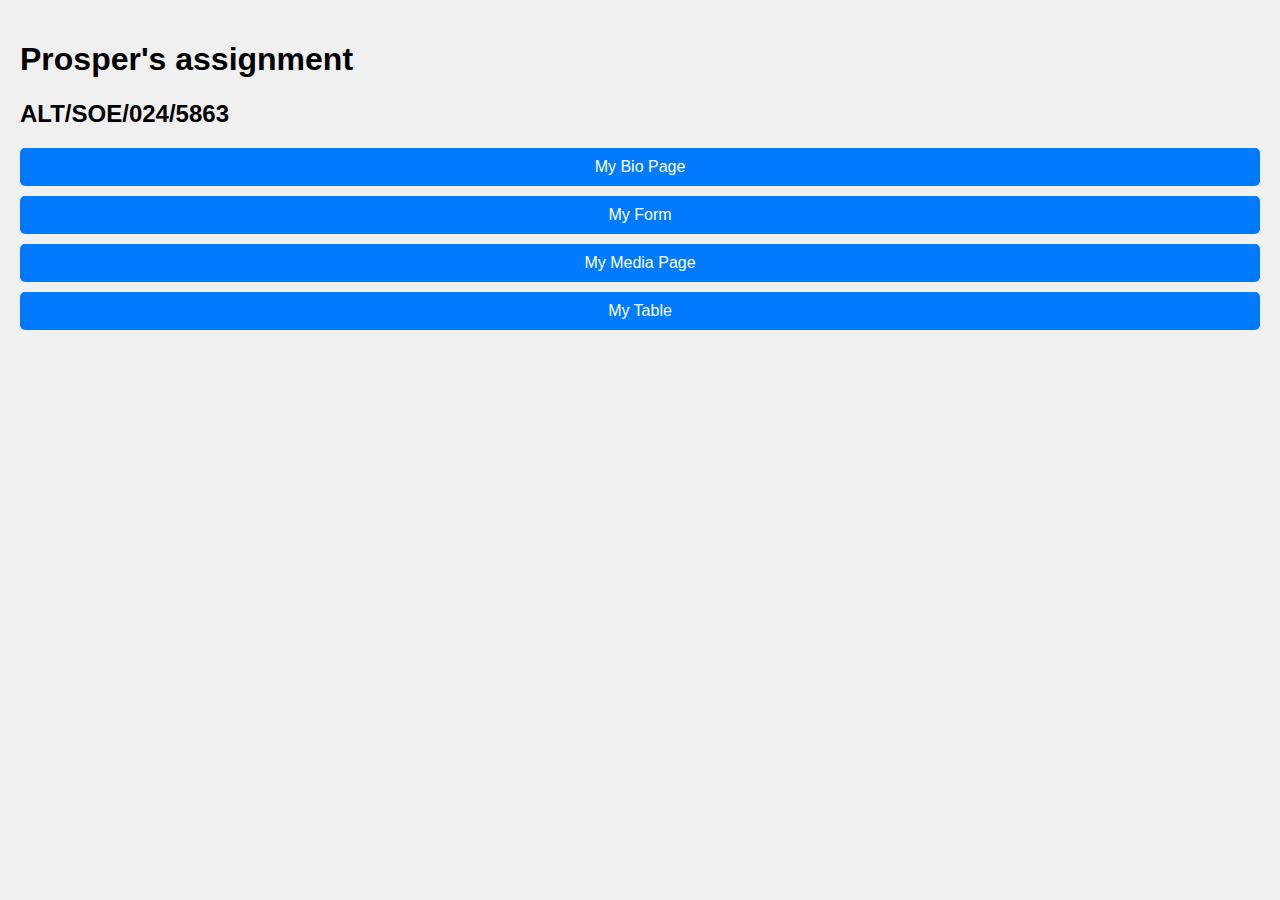
<file: index.html>
<!DOCTYPE html>
<html lang="en">
<head>
    <meta charset="UTF-8">
    <meta name="viewport" content="width=device-width, initial-scale=1.0">
    <title>My Website Homepage
    </title>
    <style>
        body {
            font-family: Arial, sans-serif;
            background-color: #f0f0f0;
            margin: 0;
            padding: 20px;
        }
        a {
            display: block;
            margin: 10px 0;
            padding: 10px;
            background-color: #007BFF;
            color: white;
            text-decoration: none;
            border-radius: 5px;
            text-align: center;
        }
        a:hover {
            background-color: #0056b3;
        }
    </style>
</head>
<body>
   <h1>Prosper's assignment</h1> 
<h2>ALT/SOE/024/5863</h2>
    <a href="./My Bio/index.html">My Bio Page</a>
    <a href="./My form/form.html">My Form<Form></Form></a>
    <a href="./My media assignment/media.html">My Media Page</a>
    <a href="./My table assignment/table.html">My Table</a>
</body>
</html>
</file>
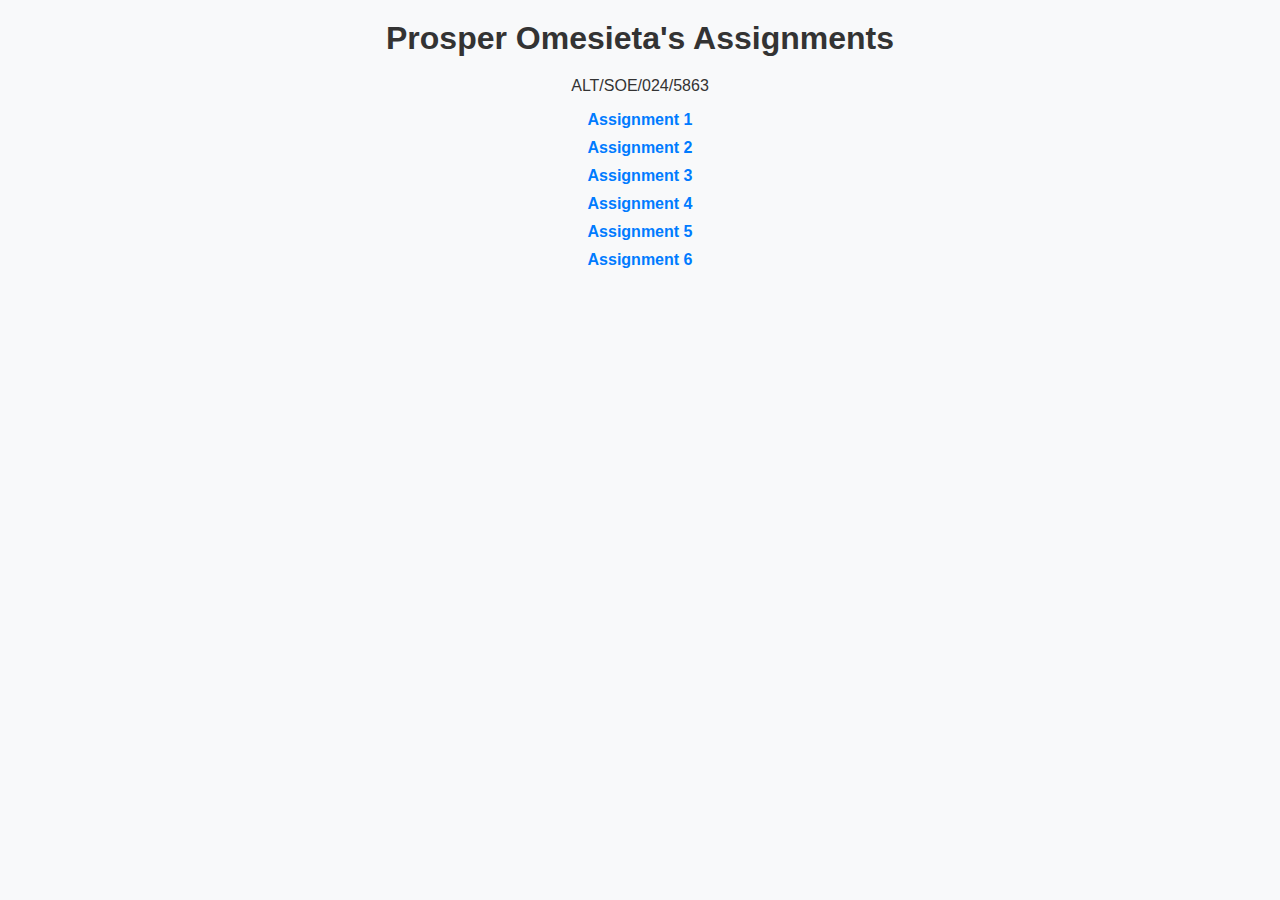
<file: CSS FILE/index.html>
<!DOCTYPE html>
<html lang="en">
<head>
    <meta charset="UTF-8">
    <meta name="viewport" content="width=device-width, initial-scale=1.0">
    <title>Assignments</title>
    <style>
        body {
            font-family: Arial, sans-serif;
            margin: 0;
            padding: 0;
            background-color: #f8f9fa;
            color: #333;
            text-align: center;
        }
        h1 {
            margin: 20px 0;
        }
        ul {
            list-style-type: none;
            padding: 0;
        }
        li {
            margin: 10px 0;
        }
        a {
            text-decoration: none;
            color: #007BFF;
            font-weight: bold;
        }
    </style>
</head>
<body>
    <h1> Prosper Omesieta's Assignments</h1>
    ALT/SOE/024/5863
    <ul>
       
    </ul>
    
            <ul style="list-style-type: none; padding: 0;">
                <li style="margin: 10px 0;">
                    <a href="./Assignment 1/index.html" style="text-decoration: none; color: #007BFF; font-weight: bold;">Assignment 1</a>
                </li>
                <li style="margin: 10px 0;">
                    <a href="./Assignment 2/index.html" style="text-decoration: none; color: #007BFF; font-weight: bold;">Assignment 2</a>
                </li>
                <li style="margin: 10px 0;">
                    <a href="./Assignment 3/" style="text-decoration: none; color: #007BFF; font-weight: bold;">Assignment 3</a>
                </li>
                <li style="margin: 10px 0;">
                    <a href="./Assignment 4/index.html" style="text-decoration: none; color: #007BFF; font-weight: bold;">Assignment 4</a>
                </li>
                <li style="margin: 10px 0;">
                    <a href="./Assignment 5/" style="text-decoration: none; color: #007BFF; font-weight: bold;">Assignment 5</a>
                </li>
                <li style="margin: 10px 0;">
                    <a href="./Assignment 6/index.html" style="text-decoration: none; color: #007BFF; font-weight: bold;">Assignment 6</a>
                </li>
            </ul>
</body>
</html>
</file>
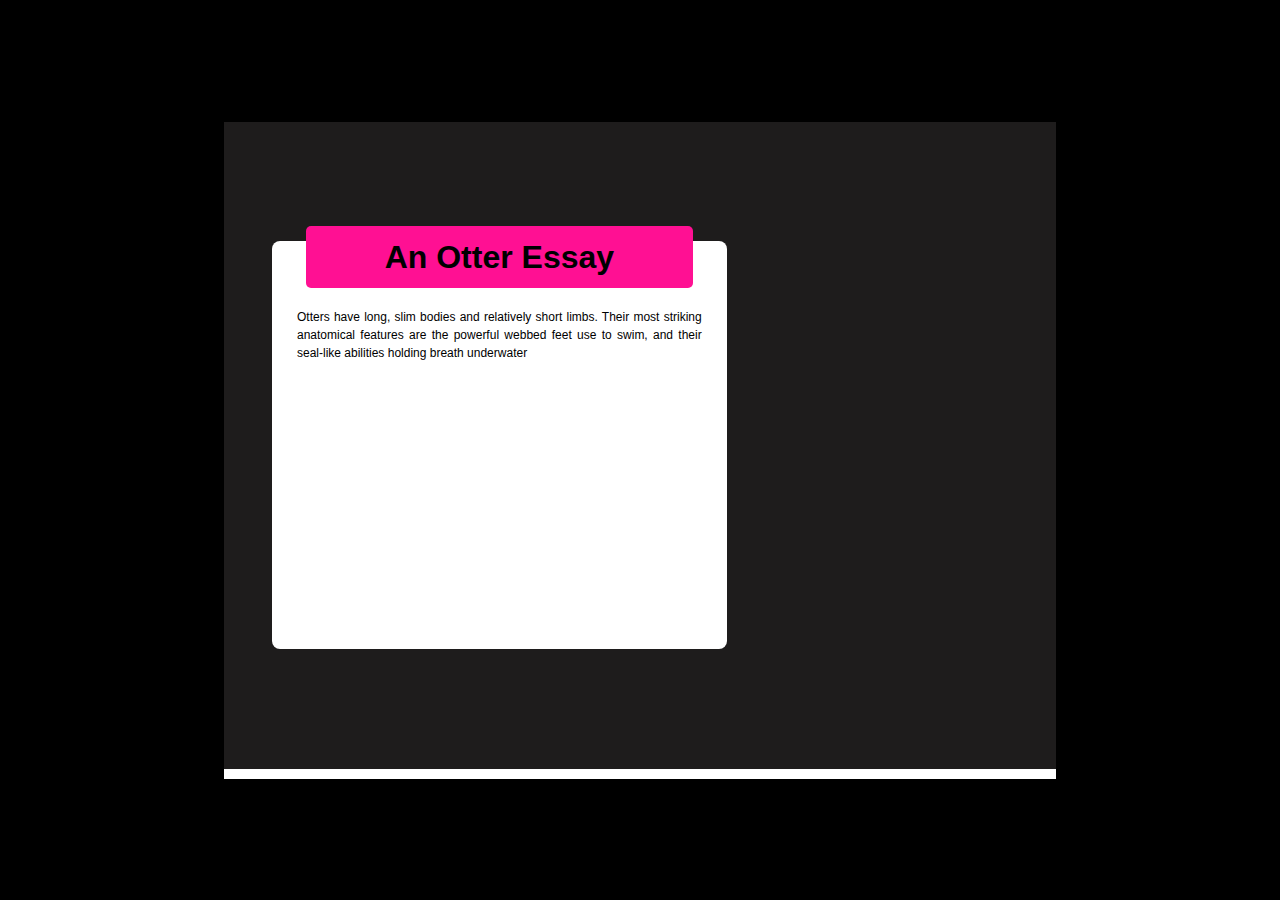
<file: CSS FILE/Assignment 1/index.html>
<!DOCTYPE html>
<html lang="en">
  <head>
    <meta charset="UTF-8" />
    <meta name="viewport" content="width=device-width, initial-scale=1.0" />
    <title>Otter Essay</title>
    <link rel="stylesheet" href="Index.css" />
  </head>
  <body>
    <main>
      <section>
        <div class="main-container">
          <div class="white-container">
            <div class="pink-container">
              <h1>An Otter Essay</h1>
            </div>
            <p>
              Otters have long, slim bodies and relatively short limbs. Their
              most striking anatomical features are the powerful webbed feet use
              to swim, and their seal-like abilities holding breath underwater
            </p>
          </div>
        </div>
      </section>
    </main>
  </body>
</html>
</file>
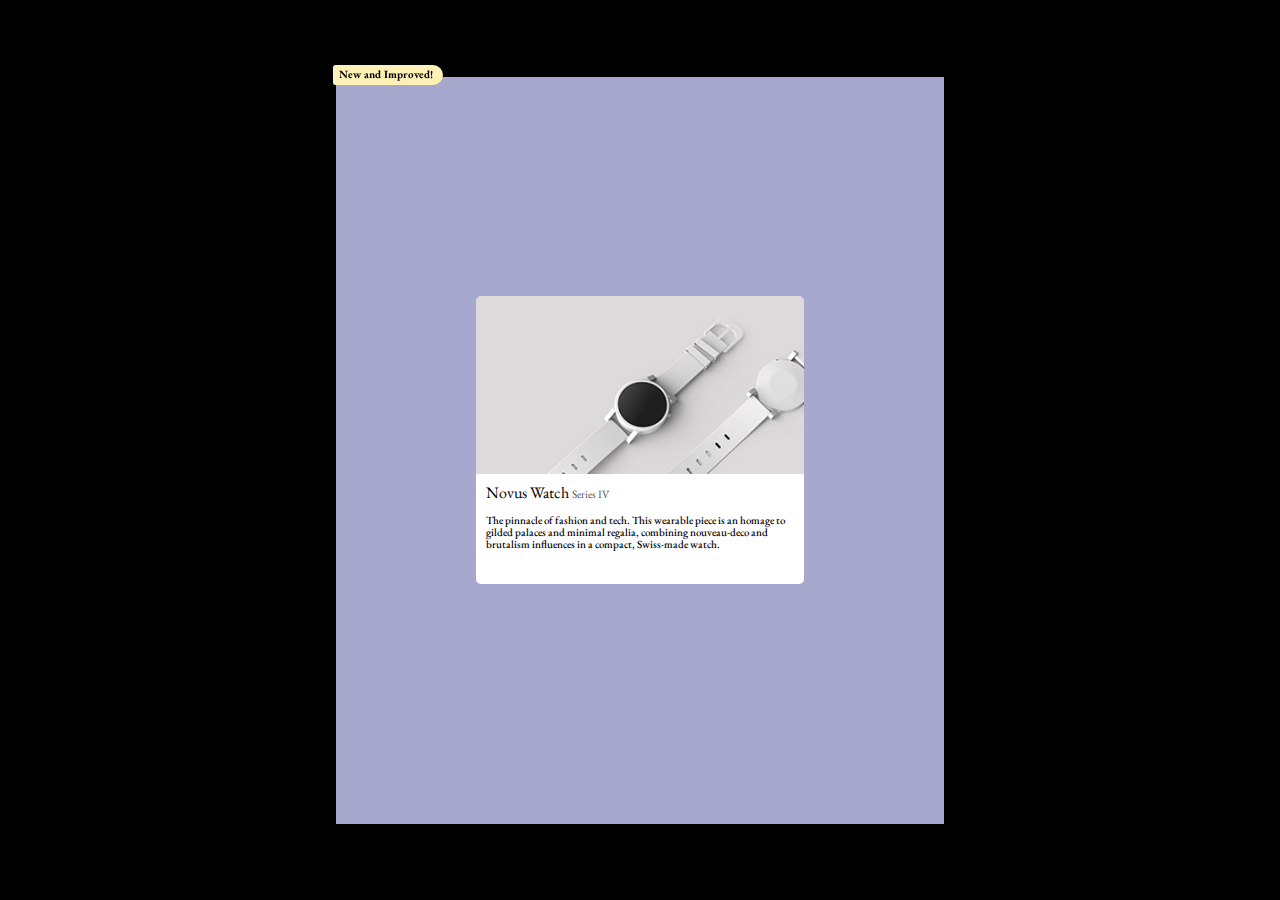
<file: CSS FILE/Assignment 2/index.html>
<!DOCTYPE html>
<html lang="en">
  <head>
    <meta charset="UTF-8" />
    <meta name="viewport" content="width=device-width, initial-scale=1.0" />
    <link rel="stylesheet" href="./index.css" />
    <link rel="preconnect" href="https://fonts.googleapis.com" />
    <link rel="preconnect" href="https://fonts.gstatic.com" crossorigin />
    <link
      href="https://fonts.googleapis.com/css2?family=EB+Garamond:ital,wght@0,400..800;1,400..800&display=swap"
      rel="stylesheet"
    />
    <title>Novus Watch</title>
  </head>
  <body>
    <section>
      <div class="container">
        <div class="content-wrapper">
          <div class="small-banner"><p class="banner-text">New and Improved!</p></div>
          <div class="image-wrapper">
            <img src=" ./assets/img6-5.jpg" alt="picture-of-a-watch" class="rounded-image"/>
          </div>
          <div class="text-wrapper">
            <h3>Novus Watch <span>Series IV</span></h3>
            <p>
              The pinnacle of fashion and tech. This wearable piece is an homage
              to gilded palaces and minimal regalia, combining nouveau-deco and
              brutalism influences in a compact, Swiss-made watch.
            </p>
          </div>
        </div>
      </div>
    </section>
  </body>
</html>
</file>
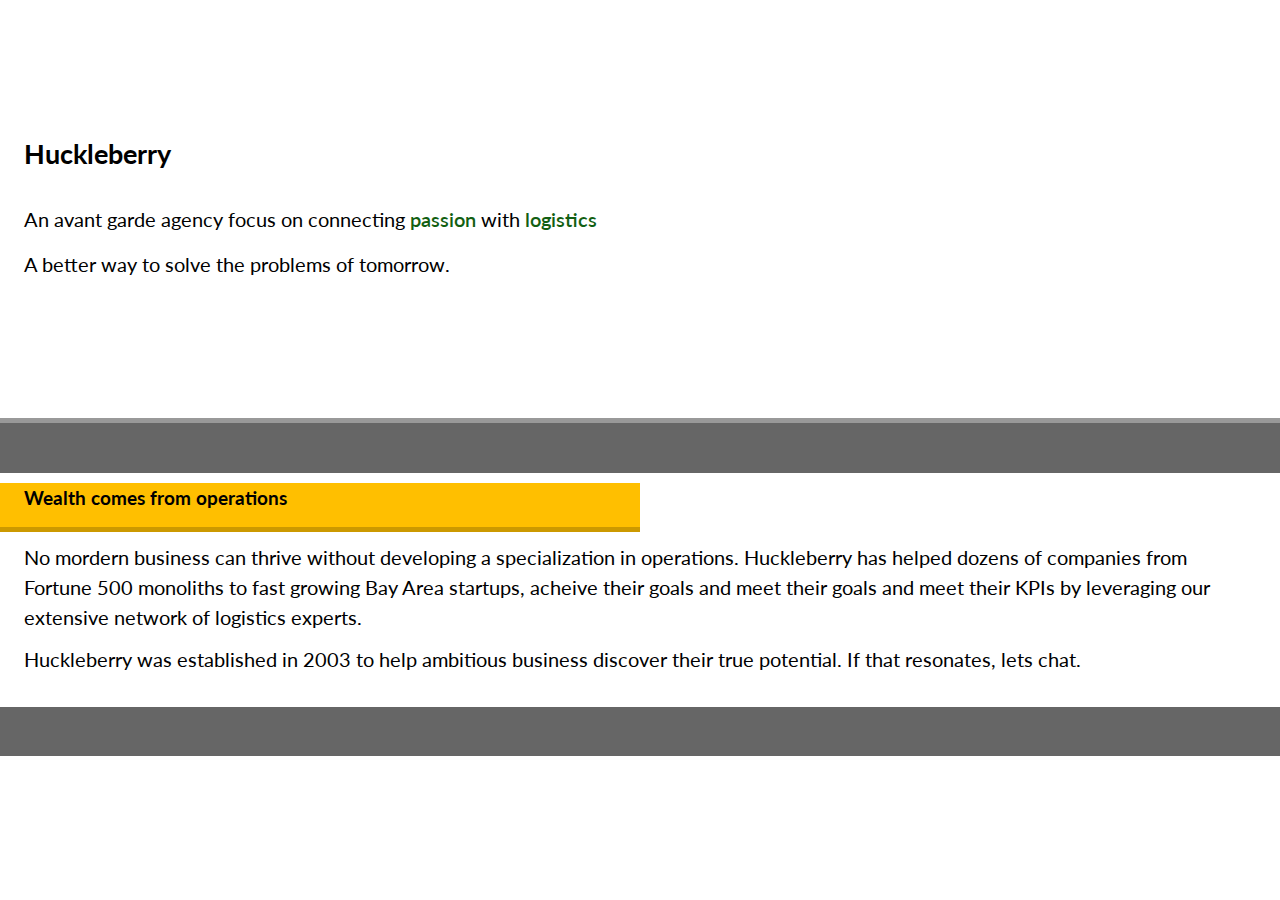
<file: CSS FILE/Assignment 3/index.html>
<!DOCTYPE html>
<html lang="en">
  <head>
    <meta charset="UTF-8" />
    <meta name="viewport" content="width=device-width, initial-scale=1.0" />
    <title>Huckleberry by Prosper</title>
    <link rel="preconnect" href="https://fonts.googleapis.com" />
    <link rel="preconnect" href="https://fonts.gstatic.com" crossorigin />
    <link
      href="https://fonts.googleapis.com/css2?family=EB+Garamond:ital,wght@0,400..800;1,400..800&family=Lato:ital,wght@0,100;0,300;0,400;0,700;0,900;1,100;1,300;1,400;1,700;1,900&display=swap"
      rel="stylesheet"
    />
    <link rel="stylesheet" href="./index.css" />
  </head>
  <body>
    <main class="container">
      <section class="hero-section">
        <header class="hero-title">
          <h1>Huckleberry</h1>
        </header>
       <div class="hero-text"> 
        <p>
          An avant garde agency focus on connecting<span> passion</span> with
          <span> logistics</span>
        </p>
        <p>A better way to solve the problems of tomorrow.</p>
        </div>
      </section>
      <section class="about-us">
        <div class="about-container">
          <div class="yellow-banner">
            <h2>Wealth comes from operations</h2>
          </div>
          <article class="about-text-container">
            <p>
              No mordern business can thrive without developing a specialization
              in operations. Huckleberry has helped dozens of companies from
              Fortune 500 monoliths to fast growing Bay Area startups, acheive
              their goals and meet their goals and meet their KPIs by leveraging
              our extensive network of logistics experts.
            </p>
            <p>
              Huckleberry was established in 2003 to help ambitious business
              discover their true potential. If that resonates, lets chat.
            </p>
          </article>
        </div>
      </section>
    </main>
  </body>
</html>
</file>
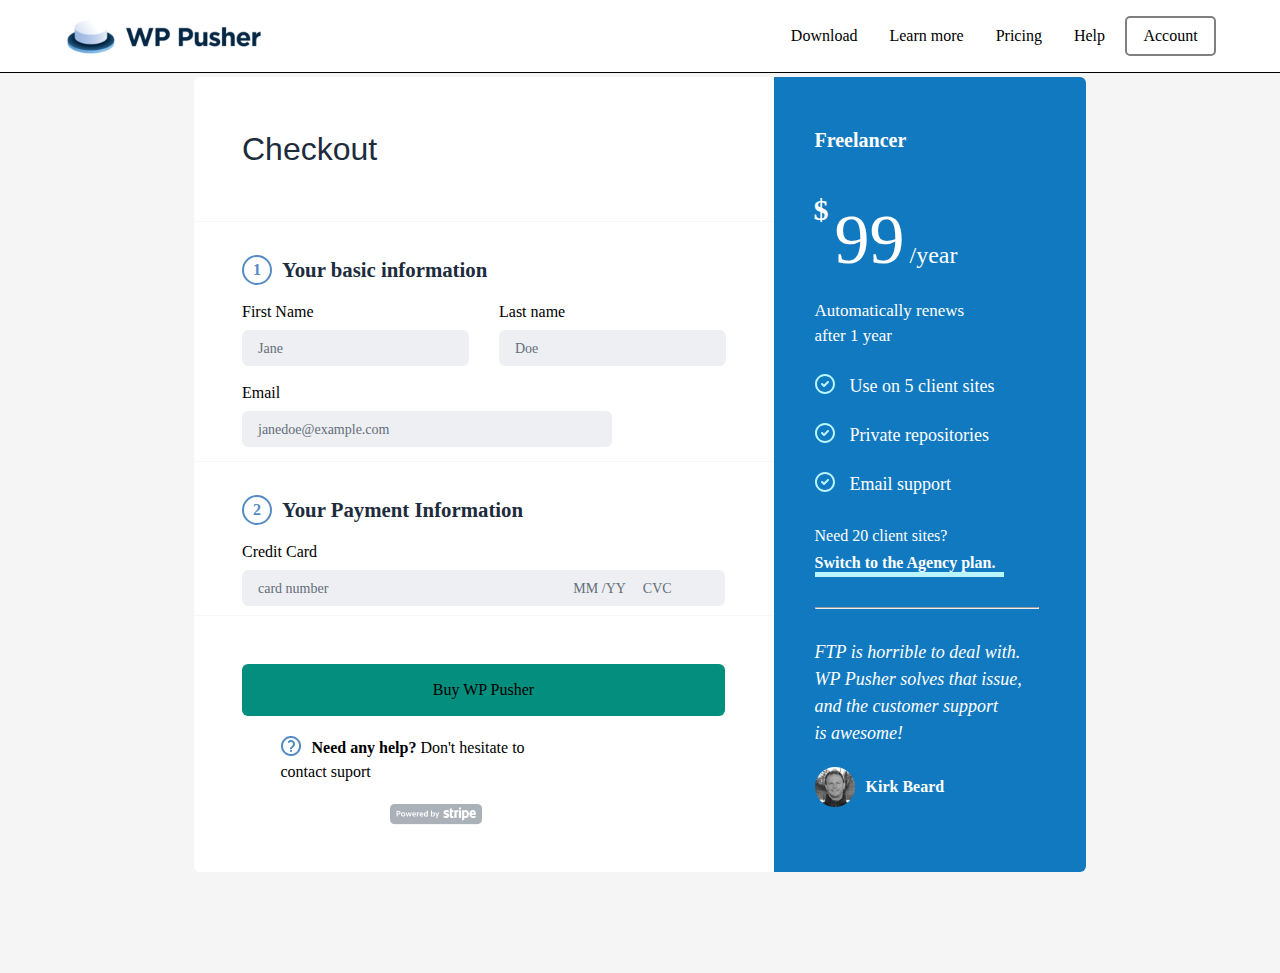
<file: CSS FILE/Assignment 5/index.html>
<!DOCTYPE html>
<html lang="en">
  <head>
    <meta charset="UTF-8" />
    <meta name="viewport" content="width=device-width, initial-scale=1.0" />
    <title>Wp pusher</title>
    <link rel="stylesheet" href="./index.css" />
  </head>
  <body>
    <header>
      <div class="navbar">
        <div class="logo">
          <img src="./asset/wppusher-logo copy.svg" alt="" />
        </div>
        <nav>
          <ul>
            <li>Download</li>
            <li>Learn more</li>
            <li>Pricing</li>
            <li>Help</li>
          </ul>
          <button class="acc">Account</button>
        </nav>
      </div>
    </header>
    <section class="section">
      <div class="main">
        <div class="checkout">
          <h2>Checkout</h2>
          <div class="basic">
            <div class="text">
              <div class="number">1</div>
              <h3 class="okay">Your basic information</h3>
            </div>
            <form>
              <div class="details">
                <span>
                  <p>First Name</p>
                  <input type="text" name="" id="" placeholder="Jane" />
                </span>
                <span>
                  <p>Last name</p>
                  <input type="text" placeholder="Doe" />
                </span>
              </div>
              <span id="email">
                <p>Email</p>
                <input type="email" name="" placeholder="janedoe@example.com" />
              </span>
            </form>
          </div>
          <div class="basic" style="height: 154px">
            <div class="text">
              <div class="number">2</div>
              <h3 class="okay">Your Payment Information</h3>
            </div>
            <span id="email">
              <p>Credit Card</p>
              <input
                type="number"
                name=""
                placeholder="card number                                                                      MM /YY     CVC"
                style="width: 483px"
              />
            </span>
          </div>
          <div class="purchase">
            <button>Buy WP Pusher</button>
            <div class="help">
              <p><b> Need any help? </b> Don't hesitate to contact suport</p>
            </div>
            <div class="dis"><img src="./asset/Shape.png" alt="" /></div>
          </div>
        </div>
        <div class="sidebar">
          <div class="sidecontent">
            <div class="plan">
              <h2>Freelancer</h2>
              <sup class="sup">$</sup><span class="nine">99</span
              ><span class="ye">/year</span>
              <p>Automatically renews after 1 year</p>
            </div>
            <div class="dets">
              <p>Use on 5 client sites</p>
              <p>Private repositories</p>
              <p>Email support</p>
            </div>
            <div class="switch">
              <p>Need 20 client sites?</p>
              <p>Switch to the Agency plan.</p>
            </div>
            <div class="qoute">
              <hr />
              <p>
                FTP is horrible to deal with. WP Pusher solves that issue, and
                the customer support is awesome!
              </p>
              <h2>Kirk Beard</h2>
            </div>
          </div>
        </div>
      </div>
    </section>
  </body>
</html>
</file>
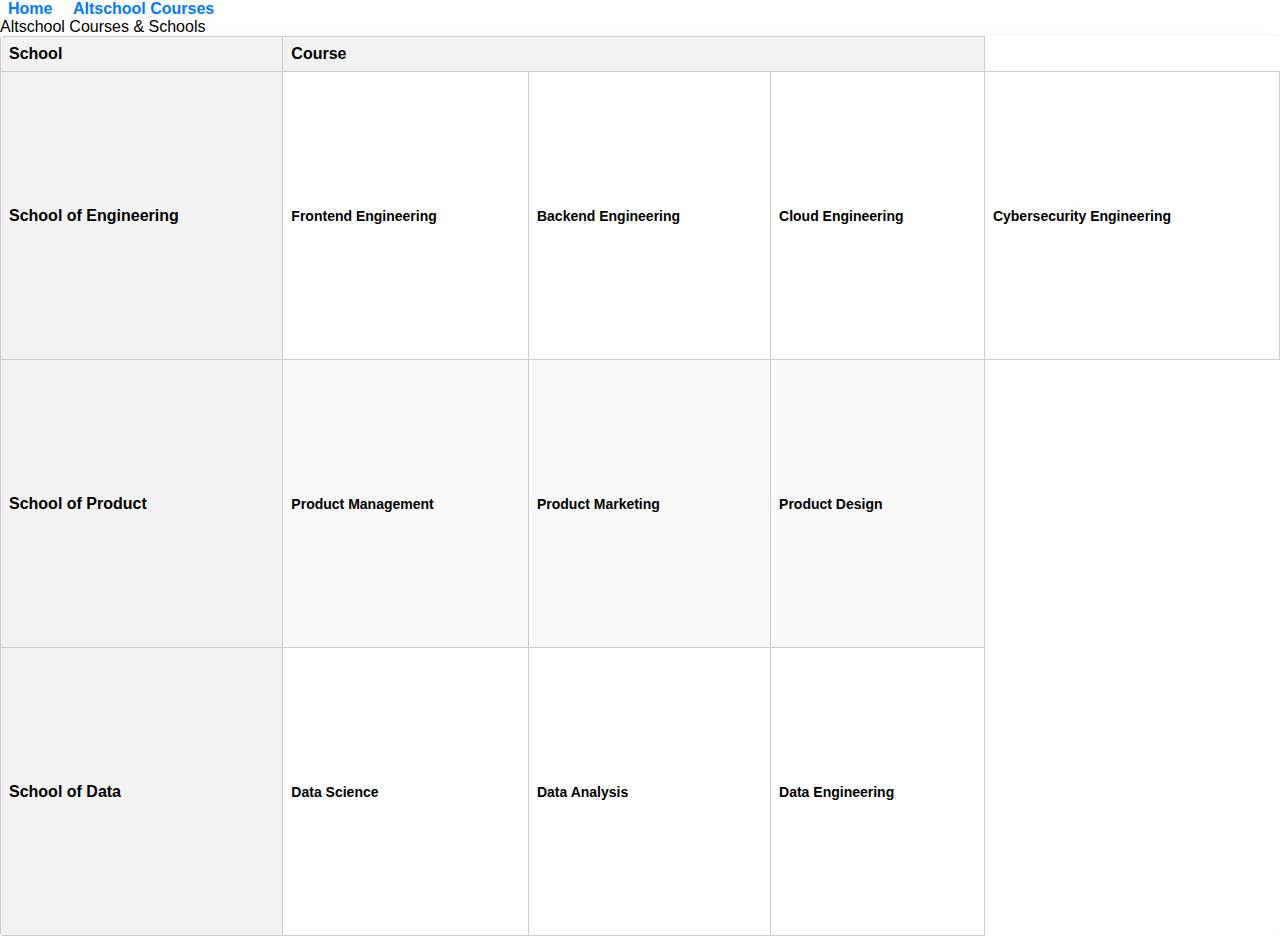
<file: My table assignment/table.html>
<!DOCTYPE html>
<html lang="en">
  <head>
    <meta charset="UTF-8" />
    <meta name="viewport" content="width=device-width, initial-scale=1.0" />
    <title>Altschool Courses & Schools</title>
  <style>
    table {
    width: 100%; 
    border-collapse: collapse; 
    border-spacing: 0; 
  }
  
  th, td {
    border: 1px solid #ccc; 
    padding: 8px; 
    text-align: left; 
  }
  
  th {
    background-color: #f2f2f2;  
    font-weight: bold; 
  }
  
  caption {
    caption-side: top; 
    font-weight: bold;
    padding: 8px;
  }
  
  tr:nth-child(even) {
    background-color: #f9f9f9;
  }
  
tr:hover {
    background-color: #e0e0e0;
}

td {
    font-family: Arial, sans-serif;
    font-size: 14px;
}

th {
    font-family: Arial, sans-serif;
    font-size: 16px;
}

table {
    box-shadow: 0 2px 8px rgba(0, 0, 0, 0.1);
    border-radius: 4px;
    overflow: hidden;
}
body {
    margin: 0;
    padding: 0;
    font-family: Arial, sans-serif;
}

table {
    width: 100vw;
    height: 100vh;
}

th, td {
    font-weight: bold;
}


  </style>
  </head>
  <body>
    <nav>
      <a href="../index.html" style="text-decoration: none; color: #007bff; font-weight: bold; padding: 8px;">Home</a>
      <a href="./table.html" style="text-decoration: none; color: #007bff; font-weight: bold; padding: 8px;">Altschool Courses</a>
    </nav>
    <header>
      <caption class="title">
        Altschool Courses & Schools
      </caption>
    </header>
    <table>
      <thead>
        <tr>
          <th>School</th>
          <th colspan="3">Course</th>
        </tr>
      </thead>
      <tbody>
        <tr>
          <th>School of Engineering</th>
          <td>Frontend Engineering</td>
          <td>Backend Engineering</td>
          <td>Cloud Engineering</td>
          <td>Cybersecurity Engineering</td>
        </tr>
        <tr>
          <th>School of Product</th>
          <td>Product Management</td>
          <td>Product Marketing</td>
          <td>Product Design</td>
        </tr>
        <tr>
          <th>School of Data</th>
          <td>Data Science</td>
          <td>Data Analysis</td>
          <td>Data Engineering</td>
        </tr>
      </tbody>
    </table>
  </body>
</html>
</file>
<file: CSS FILE/Assignment 3/index.css>
/* 1. Use a more-intuitive box-sizing model */
*,
*::before,
*::after {
  box-sizing: border-box;
}

/* 2. Remove default margin */
* {
  margin: 0;
}

body {
  /* 3. Add accessible line-height */
  line-height: 1.5;
  /* 4. Improve text rendering */
  -webkit-font-smoothing: antialiased;
}

/* 5. Improve media defaults */
img,
picture,
video,
canvas,
svg {
  display: block;
  max-width: 100%;
}

/* 6. Inherit fonts for form controls */
input,
button,
textarea,
select {
  font: inherit;
}

/* 7. Avoid text overflows */
p,
h1,
h2,
h3,
h4,
h5,
h6 {
  overflow-wrap: break-word;
}

/* 8. Improve line wrapping */
p {
  text-wrap: pretty;
}
h1,
h2,
h3,
h4,
h5,
h6 {
  text-wrap: balance;
}

/*
  9. Create a root stacking context
*/
#root,
#__next {
  isolation: isolate;
}
/*My Css*/

:root {
  --font-family-base: "Lato", serif;
  --font-size--base: 20px;
  --font-weight--base: 400;
  --font-size--h1: 1.7rem;
  --font-size--h2: 1.2rem;
  --line-height--base: 30px;
}

/*mobile*/
@media (max-width: 767px) {
  body {
    background-color: white;
    .container {
      display: flex;
      flex-direction: column;
      font-family: var(--font-family-base);
      font-size: var(--font-size--base);
      font-weight: var(--font-weight--base);
      line-height: var(--line-height--base);
    }
    .hero-section {
      height: 47vh;
      width: 100vw;
      border-bottom: 5px solid #999999;
      display: flex;
      flex-direction: column;
      justify-content: center;
      gap: 35px;
    }
    h1 {
      font-size: var(--font-size--h1);
    }
    .hero-text{
      display: flex;
      flex-direction: column;
      gap: 15px;
    
    }

    span {
      font-weight: 600;
      color: rgb(18, 95, 18);
    }
    .about-us {
      height: 53vh;
      width: 100vw;
      background-color: #666666;
      display: flex;
      justify-content: center;
      align-items: center;
      padding-top: 53px;
    }
    .yellow-banner {
      background-color: #ffbf00;
      width: 97vw;
      padding-bottom: 14px;
      border-bottom: 5px solid #cc9900;
      margin: 10px 0;
    }
    h2 {
      font-size: var(--font-size--h2);
    }
    .about-container {
      background-color: white;
      height: 47vh;
    }
    .about-text-container{
      display: flex;
      flex-direction: column;
      gap: 15px;
      
    }
    h1,
    h2,
    p {
      margin-left: 24px;
      margin-right: 24px;
    }
  }
}
/* tablet design*/
@media (min-width: 768px) and (max-width: 1279px) {
  body {
    background-color: white;
    .container {
      display: flex;
      flex-direction: column;
      font-family: var(--font-family-base);
      font-size: var(--font-size--base);
      font-weight: var(--font-weight--base);
      line-height: var(--line-height--base);
    }
    .hero-section {
      height: 47vh;
      width: 100vw;
      border-bottom: 5px solid #999999;
      display: flex;
      flex-direction: column;
      justify-content: center;
      gap: 35px;
    }
    h1 {
      font-size: var(--font-size--h1);
    }
    .hero-text{
      display: flex;
      flex-direction: column;
      gap: 15px;
      width: 60vw;
    
    }

    span {
      font-weight: 600;
      color: rgb(18, 95, 18);
    }
    .about-us {
      height: 37vh;
      width: 100vw;
      background-color: #666666;
      display: flex;
      justify-content: center;
      align-items: center;
  
    }
    .yellow-banner {
      background-color: #ffbf00;
      width: 50vw;
      padding-bottom: 14px;
      border-bottom: 5px solid #cc9900;
      margin: 10px 0;
    }
    h2 {
      font-size: var(--font-size--h2);
    }
    .about-container {
      background-color: white;
      height: 26vh;
    
    }
    .about-text-container{
      display: flex;
      flex-direction: column;
      gap: 12px;
      
      
    }
    h1,
    h2,
    p {
      margin-left: 24px;
      margin-right: 24px;
    }
  }
}
/*desktop design*/
@media (min-width: 1280px) {
  body {
    background-color: white;
    .container {
      display: flex;
      flex-direction: column;
      font-family: var(--font-family-base);
      font-size: var(--font-size--base);
      font-weight: var(--font-weight--base);
      line-height: var(--line-height--base);
    }
    .hero-section {
      height: 47vh;
      width: 100vw;
      border-bottom: 5px solid #999999;
      display: flex;
      flex-direction: column;
      justify-content: center;
      gap: 35px;
    }
    h1 {
      font-size: var(--font-size--h1);
    }
    .hero-text{
      display: flex;
      flex-direction: column;
      gap: 15px;
      width: 60vw;
    
    }

    span {
      font-weight: 600;
      color: rgb(18, 95, 18);
    }
    .about-us {
      height: 37vh;
      width: 100vw;
      background-color: #666666;
      display: flex;
      justify-content: center;
      align-items: center;
  
    }
    .yellow-banner {
      background-color: #ffbf00;
      width: 50vw;
      padding-bottom: 14px;
      border-bottom: 5px solid #cc9900;
      margin: 10px 0;
    }
    h2 {
      font-size: var(--font-size--h2);
    }
    .about-container {
      background-color: white;
      height: 26vh;
    
    }
    .about-text-container{
      display: flex;
      flex-direction: column;
      gap: 12px;
      
      
    }
    h1,
    h2,
    p {
      margin-left: 24px;
      margin-right: 24px;
    }
  
}
}
</file>
<file: CSS FILE/Assignment 5/index.css>
/* 1. Use a more-intuitive box-sizing model */
*,
*::before,
*::after {
  box-sizing: border-box;
}

/* 2. Remove default margin */
* {
  margin: 0;
}

body {
  /* 3. Add accessible line-height */
  line-height: 1.5;
  /* 4. Improve text rendering */
  -webkit-font-smoothing: antialiased;
}

/* 5. Improve media defaults */
img,
picture,
video,
canvas,
svg {
  display: block;
  max-width: 100%;
}

/* 6. Inherit fonts for form controls */
input,
button,
textarea,
select {
  font: inherit;
}

/* 7. Avoid text overflows */
p,
h1,
h2,
h3,
h4,
h5,
h6 {
  overflow-wrap: break-word;
}

/* 8. Improve line wrapping */
p {
  text-wrap: pretty;
}
h1,
h2,
h3,
h4,
h5,
h6 {
  text-wrap: balance;
}

/*
  9. Create a root stacking context
*/
#root,
#__next {
  isolation: isolate;
}
/*My code******** */
* {
    margin: 0;
    padding: 0;
    box-sizing: border-box;
  }
  html {
    scroll-behavior: smooth;
  }
  .navbar {
    background-color: white;
    display: flex;
    align-items: center;
    justify-content: space-between;
    height: 73px;
    padding: 10px 4rem;
    font: 2rem;
    border-bottom: 1px solid black;
  }
  nav {
    display: flex;
    gap: 20px;
    align-items: center;
  }
  ul {
    list-style: none;
    display: flex;
    gap: 2rem;
    cursor: pointer;
  }
  .acc {
    width: 91px;
    height: 40px;
    border: 2px solid gray;
    border-radius: 5px;
    background-color: transparent;
  }
  .section {
    width: 100%;
    height: 100vh;
    display: flex;
    align-items: center;
    justify-content: center;
    background-color: #f5f5f5;
  }
  .main {
    height: 892px;
    width: 892px;
    display: flex;
    /* border-radius: 0px, 6px, 6px, 0px; */
  }
  .checkout {
    width: calc(892px - 312px);
    height: 795px;
    background-color: #ffffff;
    border-radius: 6px 0 0 6px;
  }
  .sidebar {
    width: 312px;
    height: 795px;
    background-color: #1179bf;
    border-radius: 0 6px 6px 0px;
    display: flex;
    align-items: center;
    justify-content: center;
    color: #ffffff;
  }
  .checkout h2 {
    /* margin: 30px; */
    font-size: 2rem;
    font-weight: 400;
    font-family: "Lucida Sans", "Lucida Sans Regular", "Lucida Grande",
      "Lucida Sans Unicode", Geneva, Verdana, sans-serif;
    padding: 3rem 3rem;
    color: #1d2c3c;
    border-bottom: 1px solid rgba(245, 247, 250, 1);
    text-shadow: #1d2c3c;
  }
  .basic {
    width: 580px;
    height: 240px;
    padding: 2rem 3rem;
    border-bottom: 1px solid rgba(245, 247, 250, 1);
  }
  .number {
    width: 30px;
    height: 30px;
    border: 2px solid rgba(84, 139, 197, 1);
    color: rgba(84, 139, 197, 1);
    border-radius: 50px;
    font-weight: 700;
    text-align: center;
    font-size: 16px;
    align-items: center;
    display: flex;
    justify-content: center;
  }
  .text {
    display: flex;
    align-items: center;
    gap: 10px;
    margin-bottom: 15px;
  }
  .okay {
    font-size: 1.3rem;
    font-weight: 700;
    color: rgba(29, 44, 60, 1);
  }
  form .details {
    display: flex;
    gap: 30px;
    margin-bottom: 15px;
  }
  form .details p {
    font-size: 16px;
    font-weight: 400;
    margin-bottom: 6px;
  }
  form .details input {
    width: 227px;
    height: 36px;
    border-radius: 6px;
    background-color: rgba(237, 239, 242, 1);
    border: none;
  }
  form .details input::placeholder {
    font-size: 14px;
    color: rgba(100, 110, 122, 1);
    font-weight: 400;
    padding: 1rem;
  }
  #email p {
    font-size: 16px;
    font-weight: 400;
    margin-bottom: 6px;
  }
  #email input {
    width: 370px;
    height: 36px;
    border-radius: 6px;
    background-color: rgba(237, 239, 242, 1);
    border: none;
    margin-bottom: 2rem;
  }
  #email input::placeholder {
    font-size: 14px;
    color: rgba(100, 110, 122, 1);
    font-weight: 400;
    padding: 1rem;
  }
  .purchase {
    padding: 3rem 3rem;
    height: 146.1px;
    width: 483px;
  }
  .purchase button {
    width: 483px;
    height: 52px;
    background-color: rgba(3, 142, 125, 1);
    border-radius: 6px;
    border: none;
    margin-bottom: 20px;
  }
  .help {
    margin-bottom: 20px;
  }
  .dis {
    display: flex;
    justify-content: center;
  }
  
  /* sidebar */
  .sidecontent {
    width: 231px;
    height: 700px;
    position: relative;
  }
  .plan {
  }
  .plan h2 {
    font-weight: 700;
    font-size: 20px;
    margin-bottom: 2rem;
  }
  .plan .sup {
    font-size: 30px;
    position: absolute;
    left: -1px;
    font-weight: 700;
  }
  .plan .nine {
    font-weight: 500;
    font-size: 70px;
    margin-left: 20px;
  }
  .ye {
    font-size: 24px;
    margin-left: 5px;
    /* margin-bottom: 5px; */
  }
  .plan p {
    width: 180px;
    font-size: 17px;
    font-weight: 400;
    margin-top: 6px;
  }
  .dets p {
    font-size: 18px;
    line-height: 24px;
    margin: 10px 0;
    margin-top: 25px;
  }
  .dets p::before {
    content: "";
    display: inlines;
    background-image: url(./asset/Combined\ Shape\ Copy\ 2\ \(1\).svg);
    /* background-size: contain; */
    width: 20px;
    height: 20px;
    margin-right: 15px;
    float: left;
  }
  .help {
    display: flex;
    align-items: center;
    justify-content: center;
  }
  .help p {
    width: 310px;
  }
  .help p::before {
    content: "";
    display: inlines;
    background-image: url(./asset/Mask\ \(1\).png);
    /* background-size: contain; */
    width: 20px;
    height: 20px;
    margin-right: 11px;
    float: left;
  }
  .switch {
    width: 189px;
    margin-top: 30px;
    line-height: 19.2px;
  }
  .switch p ~ p {
    margin: 8px 0;
    font-weight: 700;
    width: 189px;
    border-bottom: 5px solid #b9f5ff;
  }
  hr {
    height: 2px;
    opacity: 0.6px;
    background-color: #ffffff;
    margin: 30px 0;
  }
  .qoute {
    width: 224px;
  }
  .qoute p {
    width: 227px;
    font-style: italic;
    font-size: 18px;
  }
  .qoute h2 {
    font-size: 16px;
    font-weight: 700;
    margin-top: 20px;
    display: flex;
    align-items: center;
  }
  .qoute h2::before {
    content: "";
    display: inlines;
    background-image: url(./asset/Bitmap.png);
    background-size: contain;
    width: 40px;
    height: 40px;
    margin-right: 11px;
    float: left;
  }
</file>
<file: CSS FILE/Assignment 1/Index.css>
/* css-reset*/
/* 1. Use a more-intuitive box-sizing model */
*,
*::before,
*::after {
  box-sizing: border-box;
}

/* 2. Remove default margin */
* {
  margin: 0;
}

body {
  /* 3. Add accessible line-height */
  line-height: 1.5;
  /* 4. Improve text rendering */
  -webkit-font-smoothing: antialiased;
}

/* 5. Improve media defaults */
img,
picture,
video,
canvas,
svg {
  display: block;
  max-width: 100%;
}

/* 6. Inherit fonts for form controls */
input,
button,
textarea,
select {
  font: inherit;
}

/* 7. Avoid text overflows */
p,
h1,
h2,
h3,
h4,
h5,
h6 {
  overflow-wrap: break-word;
}

/* 8. Improve line wrapping */
p {
  text-wrap: pretty;
}
h1,
h2,
h3,
h4,
h5,
h6 {
  text-wrap: balance;
}

/*
    9. Create a root stacking context
  */
#root,
#__next {
  isolation: isolate;
}

h2 {
  font-family: Arial, Helvetica, sans-serif;
}

/* Css for website*/
section {
  width: 100vw;
  font-family:Verdana, Geneva, Tahoma, sans-serif;
  height: 100vh;
  background-color: rgb(0, 0, 0);
  display: flex;
  justify-content: center;
  align-items: center;
  .main-container {
    width: 65vw;
    background-color: rgb(30, 28, 28);
    height: 73vh;
    border-bottom: 10px solid white;
    padding-left: 48px;
    display: flex;
    align-items: center;
  }
}
.white-container {
  background-color: white;
  width: 58%;
  height: 63%;
  border-radius: 8px;
  display: flex;
  flex-direction: column;
  text-align: center;
  p{
  font-size: 12px; 
    text-align: justify;
    margin: 20px 25px;
    
  }
}

.pink-container{
  width: 85%;
  background-color: #ff1093;
  align-self: center;
  justify-self: center;
  height: 62px;
  margin-top: -15px;
  border-radius: 5px;
  display: flex;
  justify-content: center;
  align-items: center;
}
</file>
<file: CSS FILE/Assignment 2/index.css>
/* css-reset*/
*,
*::before,
*::after {
  box-sizing: border-box;
}
* {
  margin: 0;
}

body {
  line-height: 1.5;
  -webkit-font-smoothing: antialiased;
}
img,
picture,
video,
canvas,
svg {
  display: block;
  max-width: 100%;
}
input,
button,
textarea,
select {
  font: inherit;
}
p,
h1,
h2,
h3,
h4,
h5,
h6 {
  overflow-wrap: break-word;
}
p {
  text-wrap: pretty;
}
h1,
h2,
h3,
h4,
h5,
h6 {
  text-wrap: balance;
}
#root,
#__next {
  isolation: isolate;
}
/* My css code starts here*/
h2 {
  font-family: Arial, Helvetica, sans-serif;
}

.eb-garamond-<uniquifier> {
  font-family: "EB Garamond", serif;
  font-optical-sizing: auto;
  font-weight: <weight>;
  font-style: normal;
}

body {
  background-color: black;
  font-family: "EB Garamond", serif;

  section {
    width: 100vw;
    height: 100vh;
    display: flex;
    justify-content: center;
    align-items: center;
  }
  .container {
    width: 47.5vw;
    background-color: #a7a8cd;
    height: 83vh;
    display: flex;
    justify-content: center;
    align-items: center;
  }
  .content-wrapper {
    width: 54%;
    position: relative;
    bottom: 30px;
    display: flex;
    flex-direction: column;
  }
  .image-wrapper {
    height: 138px;
  }
  .text-wrapper {
    background-color: white;
    height: 110px;
    position: relative;
    top: 40px;
    border-bottom-right-radius: 5px;
    border-bottom-left-radius: 5px;
    padding: 12px 10px;
  }
}

h3 {
  font-size: 16px;
  font-weight: lighter;
  margin-top: -5px;
  span {
    font-weight: 10;
    font-size: 0.7rem;
    opacity: 0.7;
  }
}
p {
  font-size: 11px;
  font-weight: 500;
  margin-top: 9px;
  line-height: 1.1;
}
.rounded-image {
  border-top-left-radius: 5px;
  border-top-right-radius: 5px;
}
.small-banner {
  background-color: #fdf1b5;
  width: 110px;
  height: 20px;
  border-top-right-radius: 20px;
  border-top-left-radius: 5px;
  border-bottom-right-radius: 20px;
  border-bottom-left-radius: 5px;
  position: fixed;
  left: 333px;
  top: 65px;

  .banner-text {
    margin-top: 3px;
    font-size: 11px;
    font-weight: bolder;
    text-align: center;
    padding-right: 5px;
  }
}
</file>
